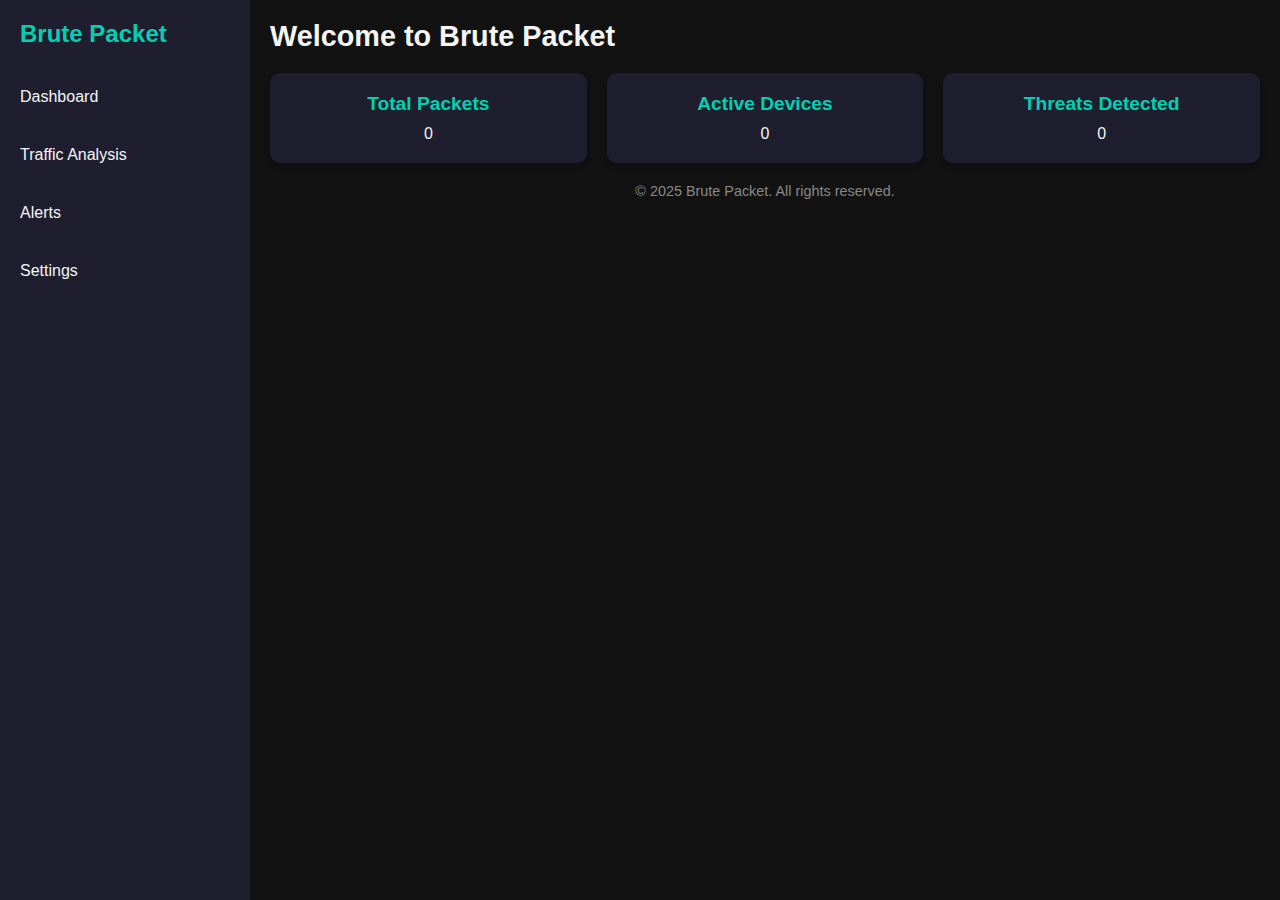
<file: index.html>
<!DOCTYPE html>
<html lang="en">
<head>
  <meta charset="UTF-8">
  <meta name="viewport" content="width=device-width, initial-scale=1.0">
  <title>Brute Packet - Dashboard</title>
  <style>
    /* General Reset */
    * {
      margin: 0;
      padding: 0;
      box-sizing: border-box;
    }

    body {
      font-family: 'Arial', sans-serif;
      background-color: #121212;
      color: #f5f5f5;
      display: flex;
      height: 100vh;
      overflow: hidden;
    }

    /* Sidebar */
    .sidebar {
      width: 250px;
      background-color: #1e1e2f;
      display: flex;
      flex-direction: column;
      padding: 20px;
    }

    .sidebar h1 {
      font-size: 1.5rem;
      margin-bottom: 20px;
      color: #00d1b2;
    }

    .sidebar a {
      text-decoration: none;
      color: #f5f5f5;
      padding: 10px 0;
      margin: 10px 0;
      border-radius: 5px;
      transition: background 0.3s;
    }

    .sidebar a:hover {
      background-color: #00d1b2;
      color: #121212;
    }

    /* Main Content */
    .main-content {
      flex: 1;
      padding: 20px;
      overflow-y: auto;
    }

    .header {
      display: flex;
      justify-content: space-between;
      align-items: center;
      margin-bottom: 20px;
    }

    .header h2 {
      font-size: 1.8rem;
    }

    .stats {
      display: grid;
      grid-template-columns: repeat(auto-fit, minmax(200px, 1fr));
      gap: 20px;
    }

    .card {
      background-color: #1e1e2f;
      padding: 20px;
      border-radius: 10px;
      box-shadow: 0 4px 6px rgba(0, 0, 0, 0.2);
      text-align: center;
    }

    .card h3 {
      font-size: 1.2rem;
      margin-bottom: 10px;
      color: #00d1b2;
    }

    .card p {
      font-size: 1rem;
      color: #f5f5f5;
    }

    /* Footer */
    .footer {
      text-align: center;
      margin-top: 20px;
      color: #888;
      font-size: 0.9rem;
    }
  </style>
</head>
<body>
  <!-- Sidebar -->
  <div class="sidebar">
    <h1>Brute Packet</h1>
    <a href="#">Dashboard</a>
    <a href="#">Traffic Analysis</a>
    <a href="#">Alerts</a>
    <a href="#">Settings</a>
  </div>

  <!-- Main Content -->
  <div class="main-content">
    <div class="header">
      <h2>Welcome to Brute Packet</h2>
    </div>

    <div class="stats">
      <div class="card">
        <h3>Total Packets</h3>
        <p>0</p>
      </div>
      <div class="card">
        <h3>Active Devices</h3>
        <p>0</p>
      </div>
      <div class="card">
        <h3>Threats Detected</h3>
        <p>0</p>
      </div>
    </div>

    <div class="footer">
      <p>&copy; 2025 Brute Packet. All rights reserved.</p>
    </div>
  </div>
</body>
</html>
</file>
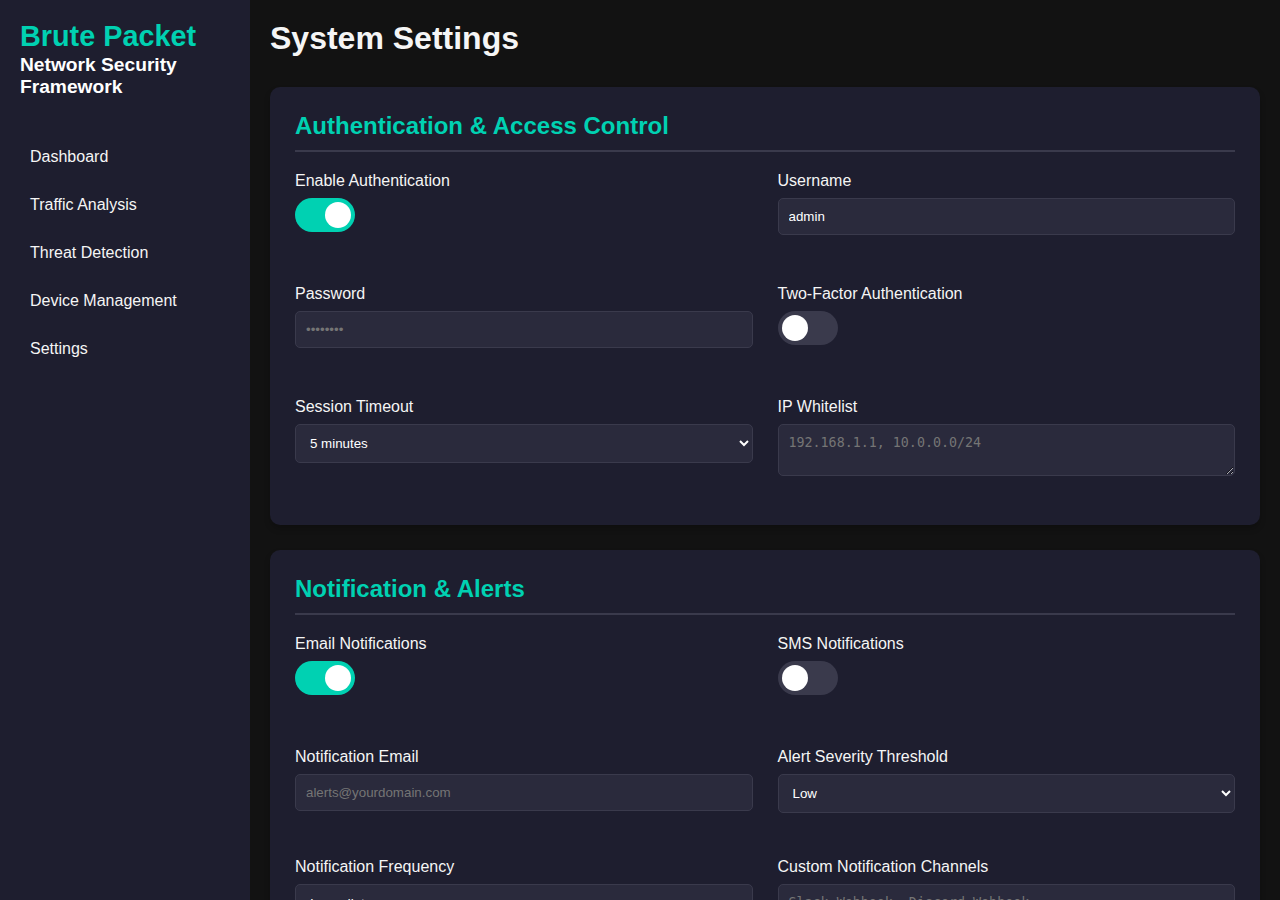
<file: pages/settings.html>
<!DOCTYPE html>
<html lang="en">
<head>
    <meta charset="UTF-8">
    <meta name="viewport" content="width=device-width, initial-scale=1.0">
    <title>Settings - Brute Packet</title>
    <style>
        /* Global Styles */
        * {
            margin: 0;
            padding: 0;
            box-sizing: border-box;
        }

        body {
            font-family: 'Arial', sans-serif;
            background-color: #121212;
            color: #f5f5f5;
            display: flex;
            height: 100vh;
            overflow: hidden;
        }

        /* Sidebar */
        .sidebar {
            width: 250px;
            background-color: #1e1e2f;
            padding: 20px;
        }

        .sidebar h1 {
            font-size: 1.8rem;
            margin-bottom: 1px;
            color: #00d1b2;
        }

        .sidebar h3 {
            font-size: 1.2rem;
            margin-bottom: 40px;
            color: #ffffff;
        }

        .sidebar a {
            display: block;
            text-decoration: none;
            color: #f5f5f5;
            padding: 10px;
            margin: 10px 0;
            border-radius: 5px;
            transition: all 0.3s;
        }

        .sidebar a:hover {
            background-color: #00d1b2;
            color: #121212;
        }

        /* Main Content */
        .main-content {
            flex: 1;
            padding: 20px;
            overflow-y: auto;
        }

        .header {
            margin-bottom: 30px;
        }

        /* Settings Specific Styles */
        .settings-section {
            background: #1e1e2f;
            border-radius: 10px;
            padding: 25px;
            margin-bottom: 25px;
            box-shadow: 0 4px 6px rgba(0, 0, 0, 0.2);
        }

        .settings-section h2 {
            color: #00d1b2;
            margin-bottom: 20px;
            border-bottom: 2px solid #3a3a4c;
            padding-bottom: 10px;
        }

        .form-group {
            margin-bottom: 20px;
        }

        .form-group label {
            display: block;
            margin-bottom: 8px;
            color: #f5f5f5;
        }

        .form-group input,
        .form-group select,
        .form-group textarea {
            width: 100%;
            padding: 10px;
            background: #2a2a3c;
            border: 1px solid #3a3a4c;
            border-radius: 5px;
            color: #fff;
            transition: border-color 0.3s;
        }

        .form-group input:focus,
        .form-group select:focus,
        .form-group textarea:focus {
            border-color: #00d1b2;
            outline: none;
        }

        .toggle-switch {
            position: relative;
            display: inline-block;
            width: 60px;
            height: 34px;
        }

        .toggle-switch input {
            opacity: 0;
            width: 0;
            height: 0;
        }

        .toggle-slider {
            position: absolute;
            cursor: pointer;
            top: 0;
            left: 0;
            right: 0;
            bottom: 0;
            background-color: #3a3a4c;
            transition: .4s;
            border-radius: 34px;
        }

        .toggle-slider:before {
            position: absolute;
            content: "";
            height: 26px;
            width: 26px;
            left: 4px;
            bottom: 4px;
            background-color: white;
            transition: .4s;
            border-radius: 50%;
        }

        input:checked + .toggle-slider {
            background-color: #00d1b2;
        }

        input:checked + .toggle-slider:before {
            transform: translateX(26px);
        }

        .settings-grid {
            display: grid;
            grid-template-columns: repeat(auto-fit, minmax(300px, 1fr));
            gap: 25px;
        }

        .btn-primary {
            background: #00d1b2;
            color: #121212;
            padding: 10px 25px;
            border: none;
            border-radius: 5px;
            cursor: pointer;
            font-weight: bold;
            transition: opacity 0.3s;
        }

        .btn-primary:hover {
            opacity: 0.9;
        }

        .advanced-options {
            margin-top: 20px;
            padding: 15px;
            background: #2a2a3c;
            border-radius: 8px;
        }

        .advanced-options h4 {
            color: #00d1b2;
            margin-bottom: 15px;
        }

        @media (max-width: 768px) {
            .settings-grid {
                grid-template-columns: 1fr;
            }
        }
    </style>
</head>
<body>
    <div class="sidebar">
        <h1>Brute Packet</h1>
        <h3>Network Security Framework</h3>
        <a href="../index.html">Dashboard</a>
        <a href="traffic-analysis.html">Traffic Analysis</a>
        <a href="threat-detection.html">Threat Detection</a>
        <a href="device-management.html">Device Management</a>
        <a href="settings.html">Settings</a>
    </div>

    <div class="main-content">
        <div class="header">
            <h1>System Settings</h1>
        </div>

        <!-- Authentication Settings -->
        <div class="settings-section">
            <h2>Authentication & Access Control</h2>
            <div class="settings-grid">
                <div class="form-group">
                    <label>Enable Authentication</label>
                    <label class="toggle-switch">
                        <input type="checkbox" checked>
                        <span class="toggle-slider"></span>
                    </label>
                </div>
                <div class="form-group">
                    <label>Username</label>
                    <input type="text" value="admin">
                </div>
                <div class="form-group">
                    <label>Password</label>
                    <input type="password" placeholder="••••••••">
                </div>
                <div class="form-group">
                    <label>Two-Factor Authentication</label>
                    <label class="toggle-switch">
                        <input type="checkbox">
                        <span class="toggle-slider"></span>
                    </label>
                </div>
                <div class="form-group">
                    <label>Session Timeout</label>
                    <select>
                        <option>5 minutes</option>
                        <option>15 minutes</option>
                        <option>30 minutes</option>
                        <option>1 hour</option>
                    </select>
                </div>
                <div class="form-group">
                    <label>IP Whitelist</label>
                    <textarea placeholder="192.168.1.1, 10.0.0.0/24"></textarea>
                </div>
            </div>
        </div>

        <!-- Notification Settings -->
        <div class="settings-section">
            <h2>Notification & Alerts</h2>
            <div class="settings-grid">
                <div class="form-group">
                    <label>Email Notifications</label>
                    <label class="toggle-switch">
                        <input type="checkbox" checked>
                        <span class="toggle-slider"></span>
                    </label>
                </div>
                <div class="form-group">
                    <label>SMS Notifications</label>
                    <label class="toggle-switch">
                        <input type="checkbox">
                        <span class="toggle-slider"></span>
                    </label>
                </div>
                <div class="form-group">
                    <label>Notification Email</label>
                    <input type="email" placeholder="alerts@yourdomain.com">
                </div>
                <div class="form-group">
                    <label>Alert Severity Threshold</label>
                    <select>
                        <option>Low</option>
                        <option>Medium</option>
                        <option>High</option>
                        <option>Critical</option>
                    </select>
                </div>
                <div class="form-group">
                    <label>Notification Frequency</label>
                    <select>
                        <option>Immediate</option>
                        <option>Every 5 minutes</option>
                        <option>Every 15 minutes</option>
                        <option>Daily Summary</option>
                    </select>
                </div>
                <div class="form-group">
                    <label>Custom Notification Channels</label>
                    <textarea placeholder="Slack Webhook, Discord Webhook"></textarea>
                </div>
            </div>
        </div>

        <!-- Data Retention & Logging -->
        <div class="settings-section">
            <h2>Data Retention & Logging</h2>
            <div class="settings-grid">
                <div class="form-group">
                    <label>Log Retention Period</label>
                    <select>
                        <option>7 days</option>
                        <option>30 days</option>
                        <option>90 days</option>
                        <option>1 year</option>
                    </select>
                </div>
                <div class="form-group">
                    <label>Max Log Size</label>
                    <select>
                        <option>100 MB</option>
                        <option>500 MB</option>
                        <option>1 GB</option>
                        <option>5 GB</option>
                    </select>
                </div>
                <div class="form-group">
                    <label>Auto-purge Old Data</label>
                    <label class="toggle-switch">
                        <input type="checkbox" checked>
                        <span class="toggle-slider"></span>
                    </label>
                </div>
                <div class="form-group">
                    <label>Log Compression</label>
                    <label class="toggle-switch">
                        <input type="checkbox">
                        <span class="toggle-slider"></span>
                    </label>
                </div>
                <div class="form-group">
                    <label>Log Encryption</label>
                    <label class="toggle-switch">
                        <input type="checkbox">
                        <span class="toggle-slider"></span>
                    </label>
                </div>
                <div class="form-group">
                    <label>Export Logs Format</label>
                    <select>
                        <option>CSV</option>
                        <option>JSON</option>
                        <option>PCAP</option>
                        <option>Plain Text</option>
                    </select>
                </div>
            </div>
        </div>

        <!-- Capture Filters -->
        <div class="settings-section">
            <h2>Capture Filters & Rules</h2>
            <div class="settings-grid">
                <div class="form-group">
                    <label>IP Address Range</label>
                    <input type="text" placeholder="192.168.1.0/24">
                </div>
                <div class="form-group">
                    <label>Protocol Filter</label>
                    <div style="display: flex; gap: 15px;">
                        <label><input type="checkbox" checked> TCP</label>
                        <label><input type="checkbox" checked> UDP</label>
                        <label><input type="checkbox"> ICMP</label>
                        <label><input type="checkbox"> HTTP</label>
                        <label><input type="checkbox"> HTTPS</label>
                    </div>
                </div>
                <div class="form-group">
                    <label>Port Filter</label>
                    <input type="text" placeholder="80,443,22">
                </div>
                <div class="form-group">
                    <label>Packet Size Filter</label>
                    <input type="text" placeholder="Min: 64 bytes, Max: 1500 bytes">
                </div>
                <div class="form-group">
                    <label>Rate Limiting</label>
                    <input type="text" placeholder="1000 packets/second">
                </div>
                <div class="form-group">
                    <label>Custom BPF Filter</label>
                    <textarea placeholder="tcp port 80 and host 192.168.1.1"></textarea>
                </div>
            </div>
        </div>

        <!-- Advanced Settings -->
        <div class="settings-section">
            <h2>Advanced Configuration</h2>
            <div class="settings-grid">
                <div class="form-group">
                    <label>Enable IPv6 Support</label>
                    <label class="toggle-switch">
                        <input type="checkbox">
                        <span class="toggle-slider"></span>
                    </label>
                </div>
                <div class="form-group">
                    <label>Enable Machine Learning Anomaly Detection</label>
                    <label class="toggle-switch">
                        <input type="checkbox">
                        <span class="toggle-slider"></span>
                    </label>
                </div>
                <div class="form-group">
                    <label>Enable Cloud Sync</label>
                    <label class="toggle-switch">
                        <input type="checkbox">
                        <span class="toggle-slider"></span>
                    </label>
                </div>
                <div class="form-group">
                    <label>Enable API Access</label>
                    <label class="toggle-switch">
                        <input type="checkbox">
                        <span class="toggle-slider"></span>
                    </label>
                </div>
                <div class="form-group">
                    <label>API Key</label>
                    <input type="text" placeholder="Generate API Key">
                </div>
                <div class="form-group">
                    <label>Enable Role-Based Access Control (RBAC)</label>
                    <label class="toggle-switch">
                        <input type="checkbox">
                        <span class="toggle-slider"></span>
                    </label>
                </div>
            </div>
        </div>

        <!-- Save & Reset Buttons -->
        <div style="text-align: right; margin-top: 30px;">
            <button class="btn-primary">Save Changes</button>
            <button class="btn-primary" style="background: #3a3a4c; margin-left: 10px;">Reset to Defaults</button>
        </div>

        <div class="footer">
            <p>&copy; 2025 Brute Packet. Made With ❤️ By <a href="https://www.linkedin.com/in/abdulrahman-tamim-a7149a29b/" target="_blank">Abdulrahman Tamim</a></p>
        </div>
    </div>
</body>
</html>
</file>
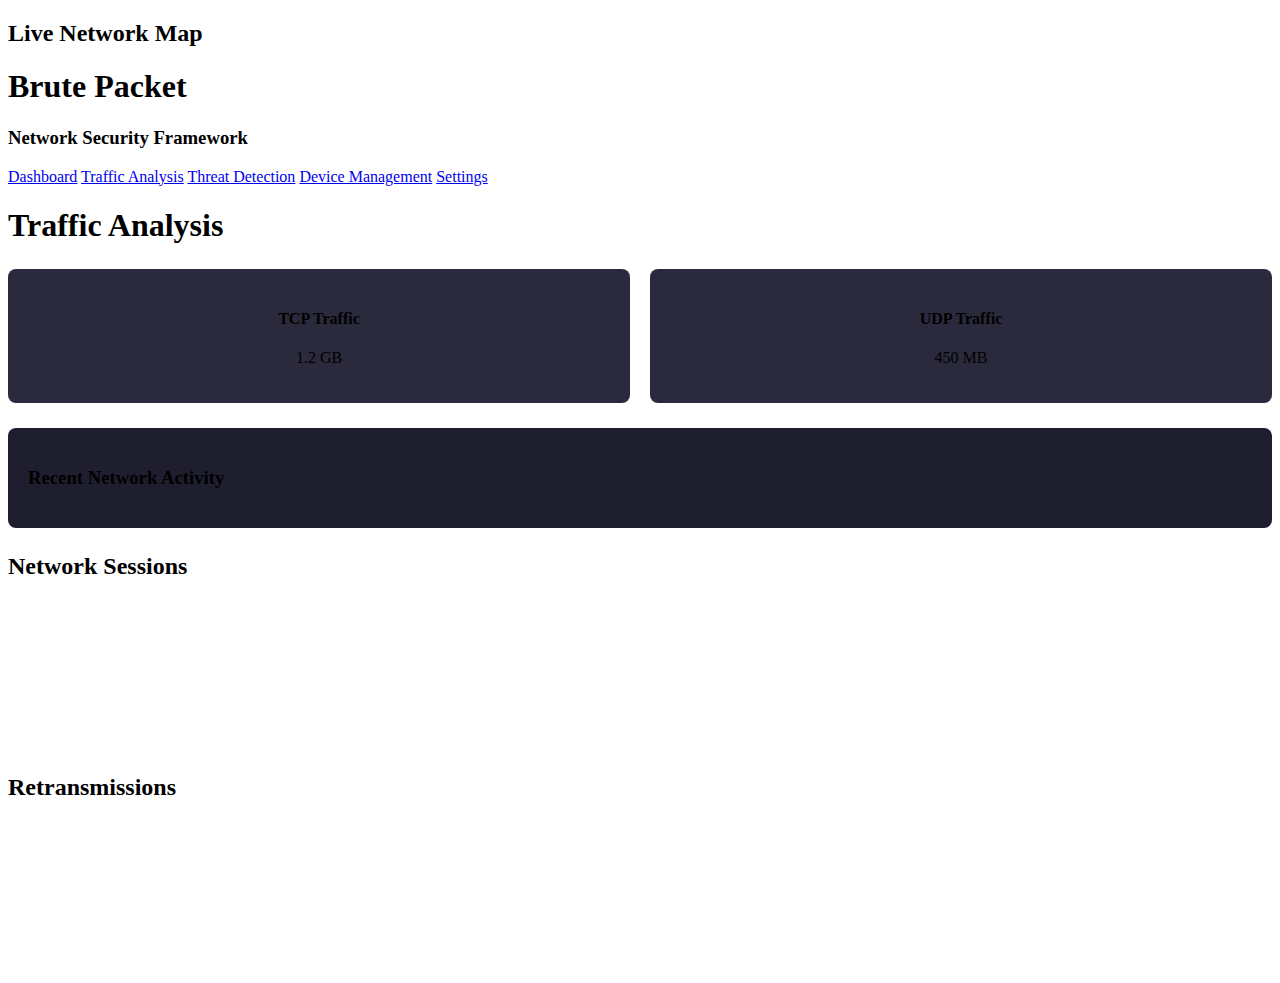
<file: pages/traffic-analysis.html>
<!DOCTYPE html>
<html lang="en">
<head>
    <meta charset="UTF-8">
    <meta name="viewport" content="width=device-width, initial-scale=1.0">
    <title>Traffic Analysis - Brute Packet</title>
    <div class="dashboard-section">
        <h2>Live Network Map</h2>
        <div class="mermaid-container" id="networkTopology">
          <!-- Mermaid will render here -->
        </div>
        <div class="stratoshark-view" id="packetInspector">
          <!-- Stratoshark packet details -->
        </div>
      </div>
      
      <script>
        // Real-time updates
        setInterval(() => {
          fetch('/network-topology')
            .then(res => res.json())
            .then(data => {
              const topologyCode = `graph TD\n${data.nodes.map(n => `${n.id}[${n.name}]:::${n.type}`).join('\n')}\n${data.connections.join('\n')}`;
              mermaid.render('networkTopology', topologyCode);
            });
        }, 3000);
      </script>
    <style>
        /* Inherited Global Styles */
        /* ... Paste all styles from index.html here ... */

        /* Page-specific Styles */
        .protocol-breakdown {
            display: grid;
            grid-template-columns: repeat(auto-fit, minmax(250px, 1fr));
            gap: 20px;
            margin: 25px 0;
        }

        .protocol-card {
            background: #2a2a3c;
            padding: 20px;
            border-radius: 8px;
            text-align: center;
        }

        .data-table {
            background: #1e1e2f;
            border-radius: 8px;
            padding: 20px;
            margin: 25px 0;
        }

        table {
            width: 100%;
            border-collapse: collapse;
        }

        th, td {
            padding: 12px;
            text-align: left;
            border-bottom: 1px solid #3a3a4c;
        }

        th {
            background-color: #2a2a3c;
        }
    </style>
</head>
<body>
    <!-- Same sidebar as index.html -->
    <div class="sidebar">
        <h1>Brute Packet</h1>
        <h3>Network Security Framework</h3>
        <a href="../index.html">Dashboard</a>
        <a href="traffic-analysis.html">Traffic Analysis</a>
        <a href="threat-detection.html">Threat Detection</a>
        <a href="device-management.html">Device Management</a>
        <a href="settings.html">Settings</a>
    </div>

    <div class="main-content">
        <div class="header">
            <h1>Traffic Analysis</h1>
        </div>

        <div class="protocol-breakdown">
            <div class="protocol-card">
                <h4>TCP Traffic</h4>
                <p>1.2 GB</p>
            </div>
            <div class="protocol-card">
                <h4>UDP Traffic</h4>
                <p>450 MB</p>
            </div>
        </div>

        <div class="data-table">
            <h3>Recent Network Activity</h3>
            <table>
                <!-- Table content -->
            </table>
        </div>
        <div class="advanced-metrics">
            <div class="chart-container">
                <h2>Network Sessions</h2>
                <canvas id="sessionChart"></canvas>
            </div>
            <div class="chart-container">
                <h2>Retransmissions</h2>
                <canvas id="retransmissionChart"></canvas>
            </div>
        </div>

        <div class="footer">
            <!-- Same footer as index.html -->
        </div>
    </div>
</body>
</html>
</file>
